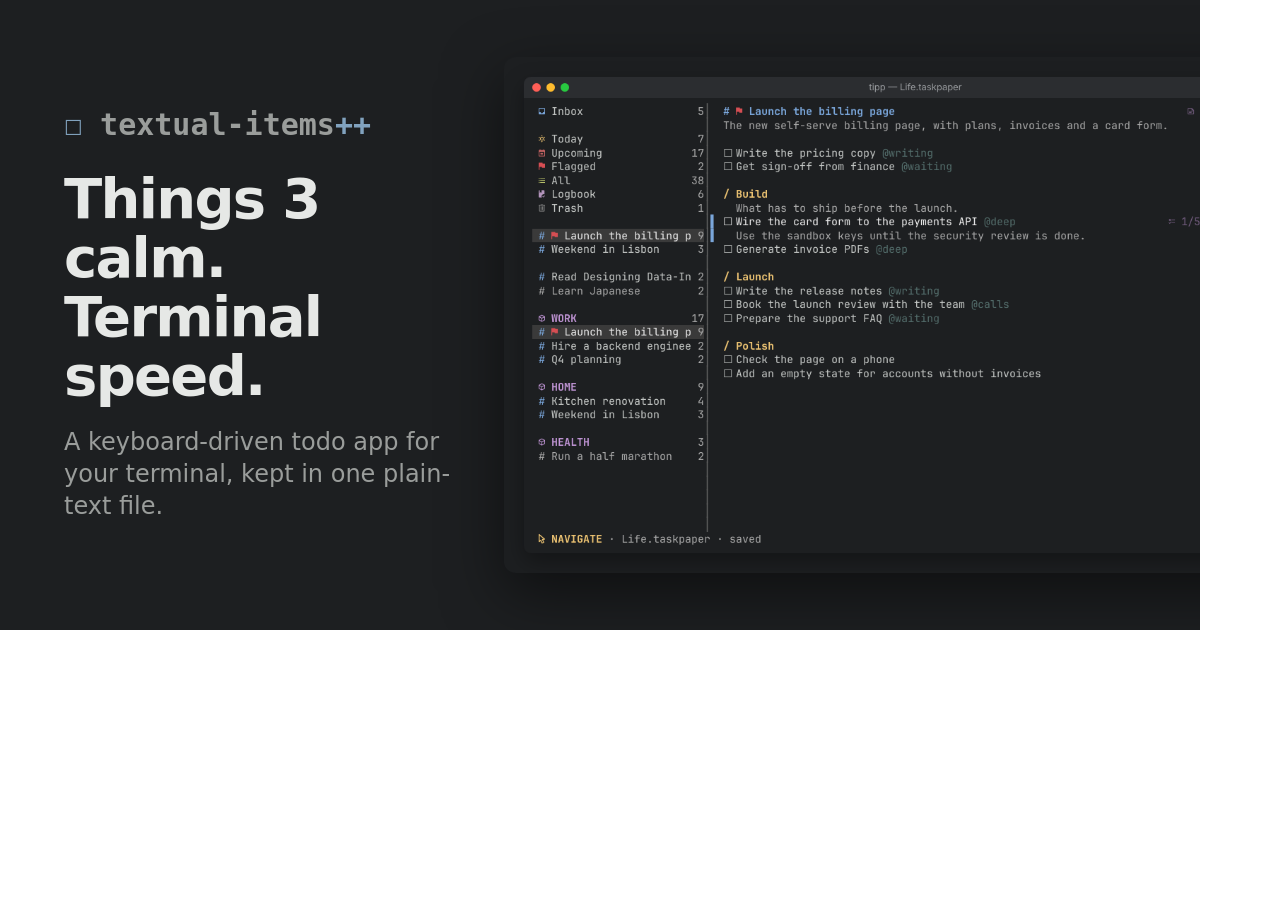
<file: site/screenshots/social.html>
<!doctype html>
<html><head><meta charset="utf-8"><style>
html, body { margin: 0; }
#shot { width: 1200px; height: 630px; background: #1d1f21; color: #e6e8e6; display: flex; align-items: center;
  gap: 40px; padding: 0 0 0 64px; box-sizing: border-box; overflow: hidden; font-family: -apple-system, "Segoe UI", system-ui, sans-serif; }
.text { width: 400px; flex: none; }
.logo { font: 700 30px monospace; margin: 0 0 28px; }
.logo span, .logo b { color: #81a2be; }
h1 { font-size: 56px; line-height: 1.05; letter-spacing: -0.03em; margin: 0 0 20px; }
p { color: #9a9d9b; font-size: 24px; line-height: 1.35; margin: 0; }
img { width: 820px; border-radius: 12px; box-shadow: 0 20px 60px rgba(0,0,0,.5); flex: none; }
</style></head><body><div id="shot">
<div class="text"><p class="logo"><span>☐</span> textual-items<b>++</b></p><h1>Things 3 calm. Terminal speed.</h1>
<p>A keyboard-driven todo app for your terminal, kept in one plain-text file.</p></div>
<img src="../static/screenshots/landing/hero.png">
</div></body></html>
</file>
